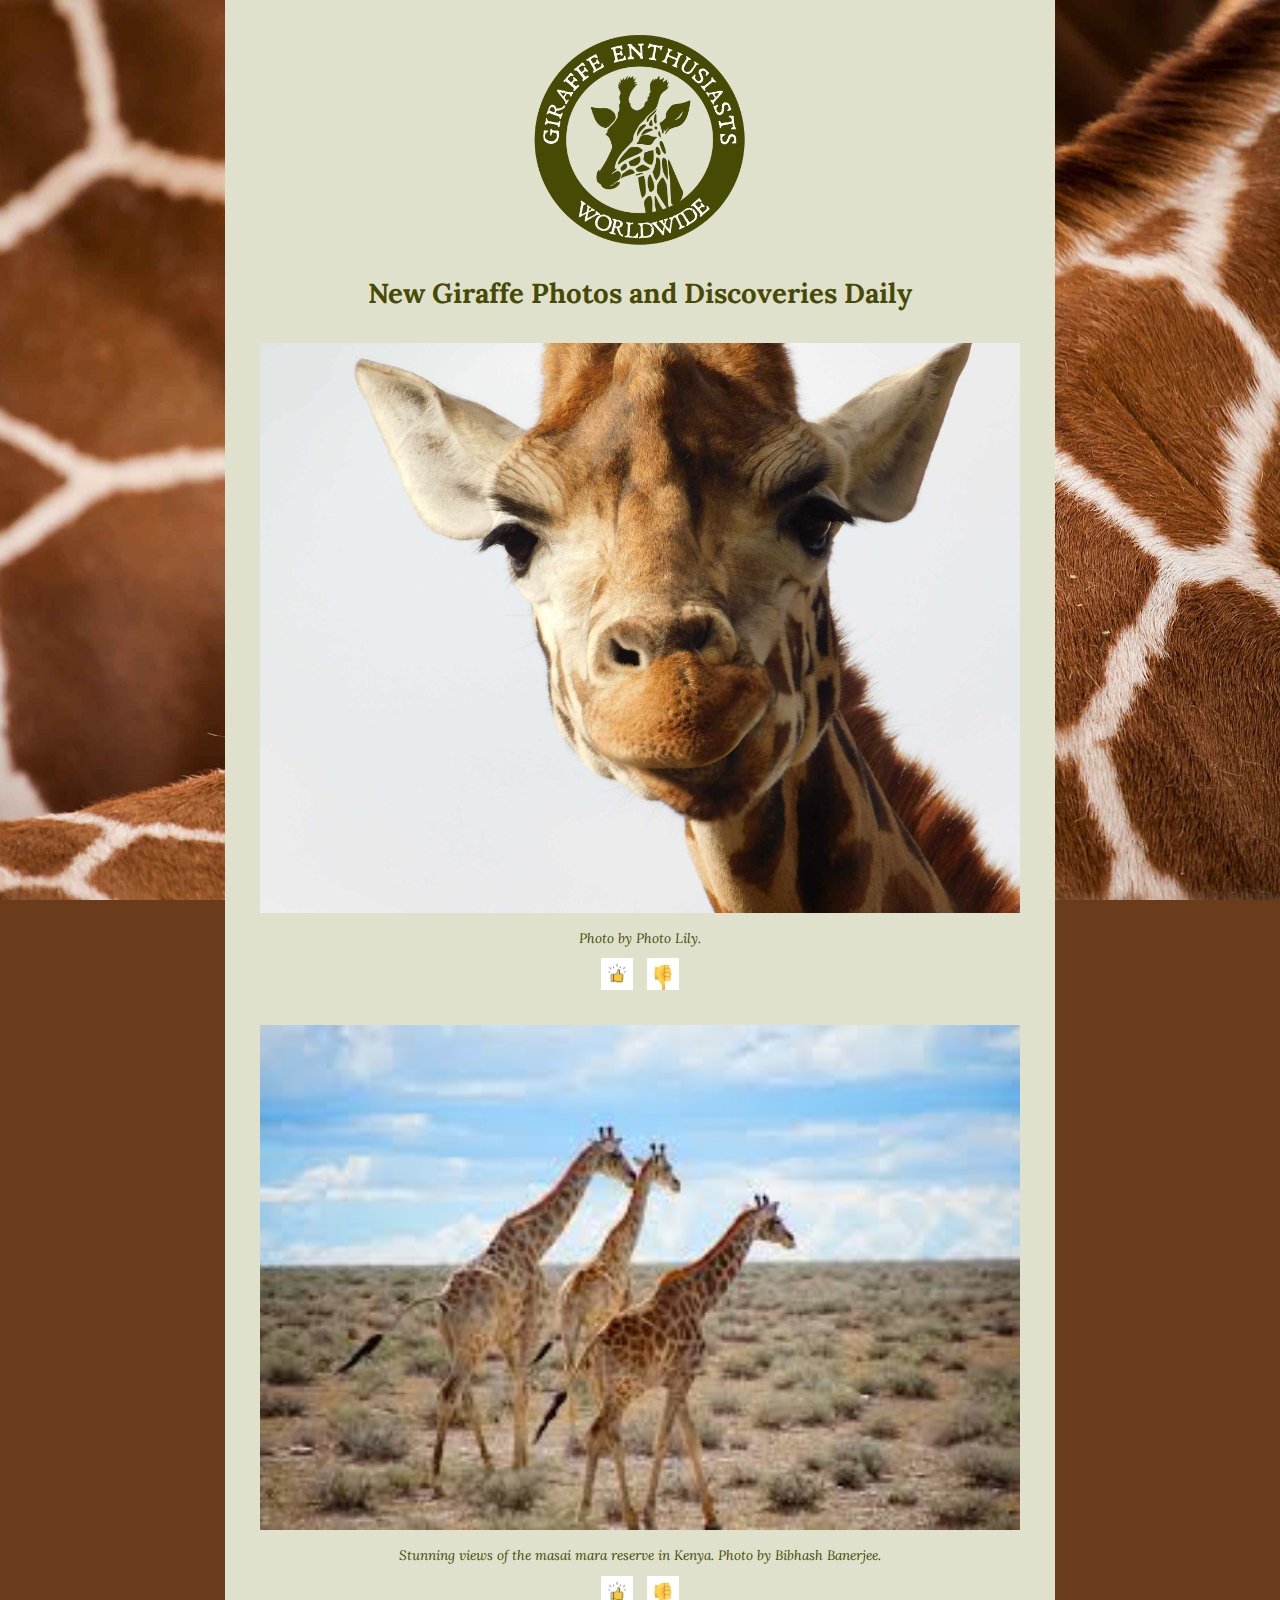
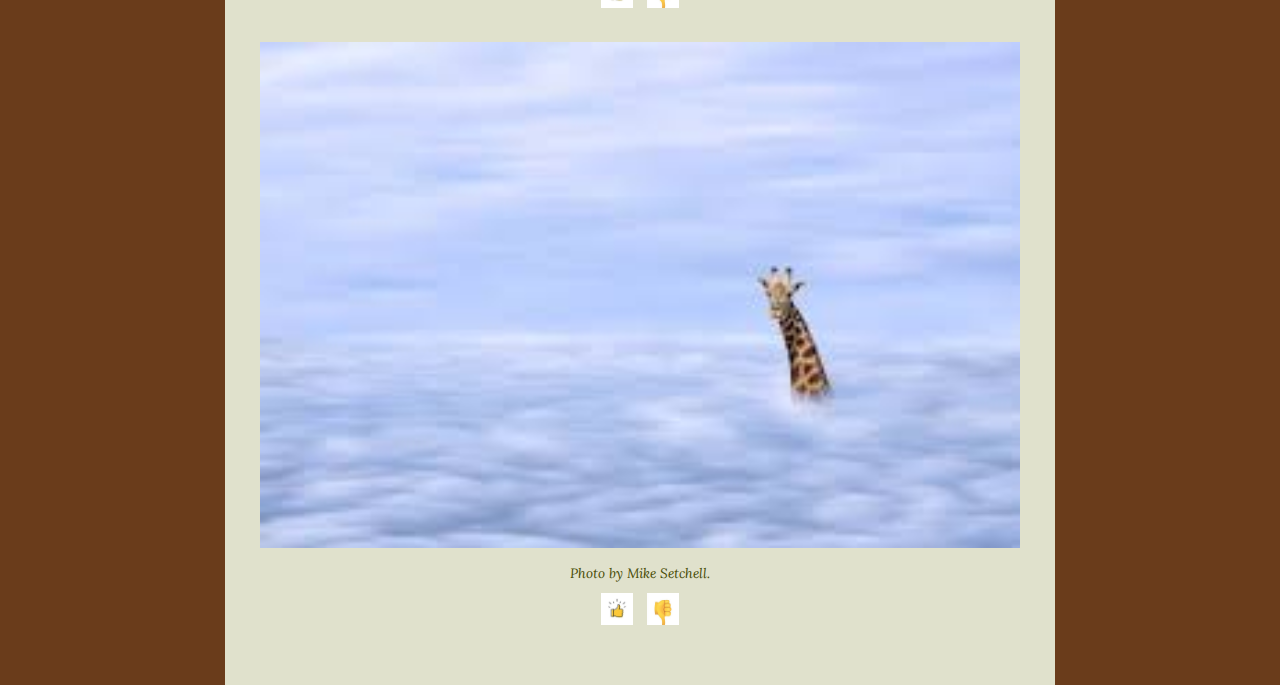
<file: index.html>
<!DOCTYPE html>
<html lang="en">
  <head>
    <meta charset="UTF-8" />
    <meta name="viewport" content="width=device-width, initial-scale=1.0" />
    <title>Giraffe Enthusiasts Worldwide</title>
    <link rel="preconnect" href="https://fonts.googleapis.com" />
    <link rel="preconnect" href="https://fonts.gstatic.com" crossorigin />
    <link
      href="https://fonts.googleapis.com/css2?family=Lora:ital,wght@0,400;0,600;1,400&display=swap"
      rel="stylesheet"
    />

    <link rel="stylesheet" href="style.css" />
  </head>

  <body>
    <main>
      <img
        id="logo"
        src="images/logo.png"
        alt="Giraffe Enthusiasts Worldwide logo"
      />

      <h2>New Giraffe Photos and Discoveries Daily</h2>

      <figure class="photo-card">
        <img
          src="images/giraffe-head-lily.jpg"
          alt="Close-up of a giraffe's face"
        />
        <figcaption class="caption"><em>Photo by Photo Lily.</em></figcaption>

        <div class="vote-icons">
          <a href="voted.html">
            <img class="icon" src="images/up.jpg" alt="Like" />
          </a>
          <a href="voted.html">
            <img class="icon" src="images/downjpg.jpg" alt="Dislike" />
          </a>
        </div>
      </figure>

      <figure class="photo-card">
        <img
          src="images/download.jpg"
          alt="Two giraffes standing in a grassy field under a blue sky"
        />
        <figcaption class="caption">
          <em
            >Stunning views of the masai mara reserve in Kenya. Photo by Bibhash
            Banerjee.</em
          >
        </figcaption>

        <div class="vote-icons">
          <a href="voted.html">
            <img class="icon" src="images/up.jpg" alt="Like" />
          </a>
          <a href="voted.html">
            <img class="icon" src="images/downjpg.jpg" alt="Dislike" />
          </a>
        </div>
      </figure>

      <figure class="photo-card">
        <img
          src="images/head out.jpg"
          alt="A giraffe stretching its neck across the frame with clouds in the sky"
        />
        <figcaption class="caption"><em>Photo by Mike Setchell.</em></figcaption>

        <div class="vote-icons">
          <a href="voted.html">
            <img class="icon" src="images/up.jpg" alt="Like" />
          </a>
          <a href="voted.html">
            <img class="icon" src="images/downjpg.jpg" alt="Dislike" />
          </a>
        </div>
      </figure>
    </main>
  </body>
</html>
</file>
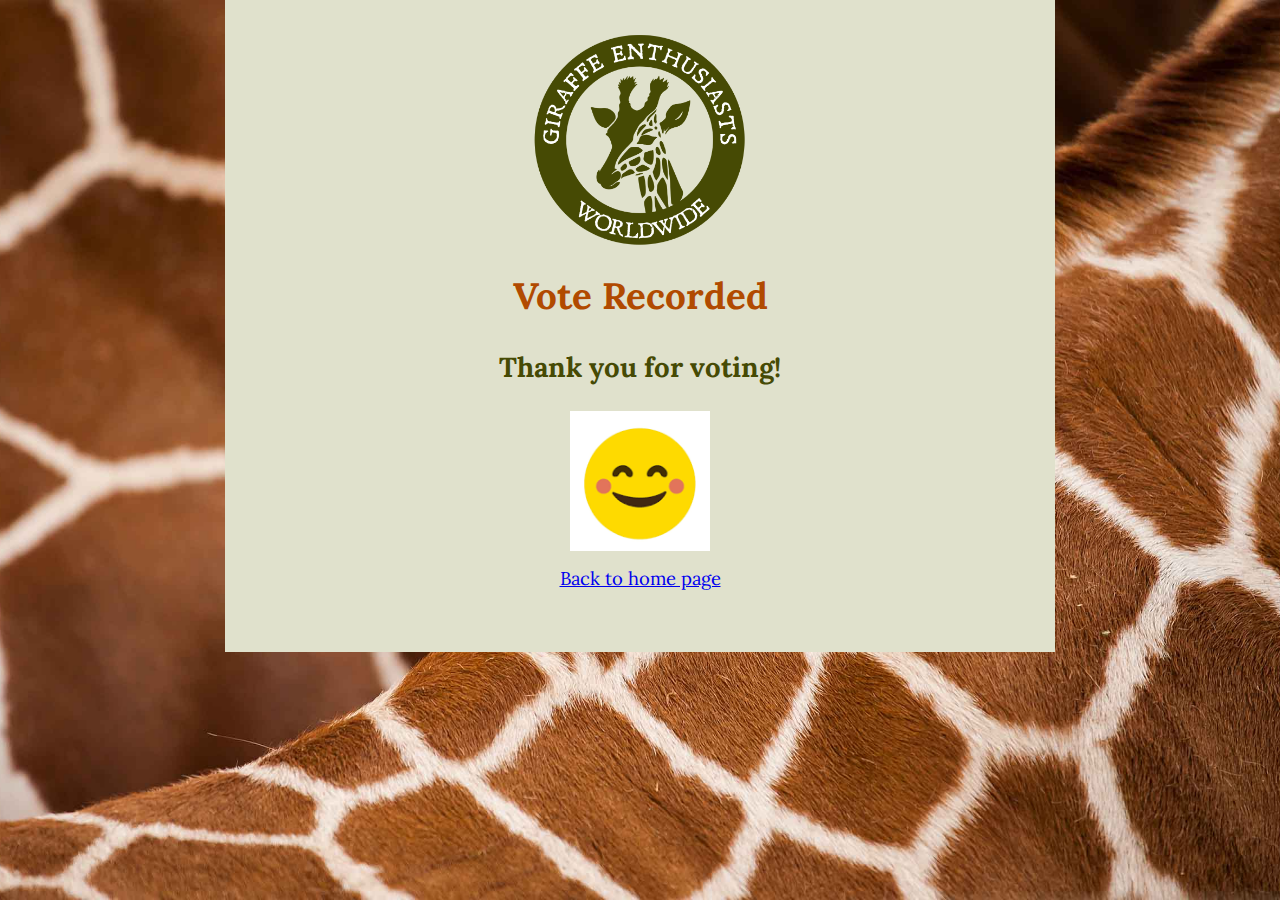
<file: voted.html>
<!DOCTYPE html>
<html lang="en">
  <head>
    <meta charset="UTF-8" />
    <meta name="viewport" content="width=device-width, initial-scale=1.0" />
    <title>Vote Recorded</title>
    <link rel="preconnect" href="https://fonts.googleapis.com" />
    <link rel="preconnect" href="https://fonts.gstatic.com" crossorigin />
    <link
      href="https://fonts.googleapis.com/css2?family=Lora:ital,wght@0,400;0,600;1,400&display=swap"
      rel="stylesheet"
    />

    <link rel="stylesheet" href="style.css" />
  </head>

  <body>
    <main>
      <img
        id="logo"
        src="images/logo.png"
        alt="Giraffe Enthusiasts Worldwide logo"
      />

      <h1 class="vote-title">Vote Recorded</h1>
      <h2>Thank you for voting!</h2>

      <img
        class="happy-icon"
        src="images/happy.png"
        alt="Happy face icon"
      />

      <p><a href="index.html">Back to home page</a></p>
    </main>
  </body>
</html>
</file>
<file: style.css>
html {
    color-scheme: light;
    height: 100%;
}

body {
    min-height: 100%;
    font-family: system-ui, sans-serif;
    font-size: 1.15rem;
    line-height: 1.5;
    margin: 0;
    background-color: #6a3c1b;
    background-image: url('images/giraffe-bg.jpg');
    background-attachment: fixed;
    background-repeat: no-repeat;
    background-position: top center;
    background-size: cover;
    color: #464a04;
}

p {
    margin: 10px 0 30px 0;
}

img {
    padding: 5px;
}

main {
    width: min(70ch, 100% - 4rem);
    margin-inline: auto;
    padding: 30px;
    background-color: #e0e1cc;
}

/* ============= Student Styles ==============*/
/* ========= In class ============*/

body {
  font-family: "Lora", system-ui, sans-serif;
  text-align: center; 
}
img {
  width: 100%;
  height: auto;
  box-sizing: border-box;
  display: block;
}


#logo {
  width: 220px;
  height: auto;
  padding: 0;
  margin: 0 auto 12px;
}

.caption {
  font-size: 0.85rem;
  margin: 10px 0 10px 0;
}


.photo-card {
  margin: 0 0 22px 0;
}

.vote-icons {
  display: flex;
  justify-content: center;
  gap: 14px;
  margin: 6px 0 0 0;
}

.icon {
  width: 32px;
  height: 32px;
  display: inline-block;
  padding: 0;
}

.vote-title {
  color: #b14a00;
  margin: 18px 0 8px 0;
}

.happy-icon {
  width: 140px;
  height: auto;
  margin: 12px auto 14px;
  padding: 0;
}
</file>
